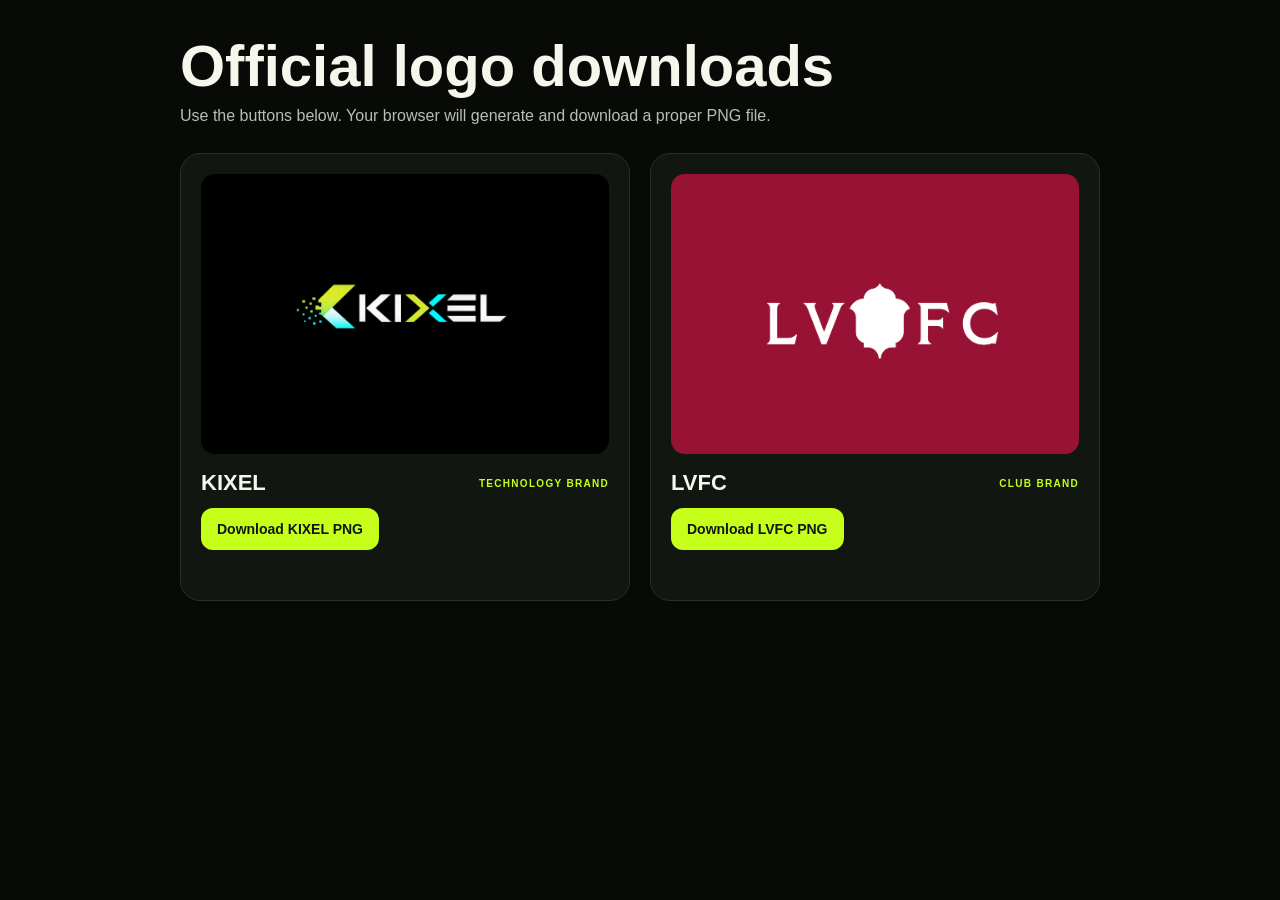
<file: download-logos.html>
<!doctype html>
<html lang="en">
<head>
<meta charset="utf-8">
<meta name="viewport" content="width=device-width,initial-scale=1">
<title>LVFC & KIXEL Logo Downloads</title>
<style>
:root{color-scheme:dark}*{box-sizing:border-box}body{margin:0;background:#080a08;color:#f5f6ec;font-family:Arial,Helvetica,sans-serif;min-height:100vh;padding:32px 18px}.wrap{width:min(920px,100%);margin:auto}h1{font-size:clamp(30px,6vw,58px);margin:0 0 8px}p{color:#b8beb5;margin:0 0 28px}.grid{display:grid;gap:20px}.card{background:#111710;border:1px solid #283126;border-radius:20px;padding:20px}.preview{height:240px;border-radius:14px;background:#000;display:flex;align-items:center;justify-content:center;padding:25px;overflow:hidden}.preview.light{background:#971234}.preview img{display:block;max-width:100%;max-height:100%;object-fit:contain}.title{display:flex;justify-content:space-between;align-items:center;gap:12px;margin:16px 0 12px}.title h2{margin:0;font-size:22px}.badge{font-size:10px;letter-spacing:.13em;font-weight:900;color:#c6ff1a}.buttons{display:flex;flex-wrap:wrap;gap:10px}button,a.button{appearance:none;border:0;border-radius:12px;padding:13px 16px;background:#c6ff1a;color:#111710;font-weight:900;cursor:pointer;text-decoration:none;font-size:14px}.secondary{background:#f5f6ec!important}.status{min-height:20px;color:#45cfff;margin-top:10px;font-size:13px}@media(min-width:760px){.grid{grid-template-columns:1fr 1fr}.preview{height:280px}}
</style>
</head>
<body>
<main class="wrap">
<h1>Official logo downloads</h1>
<p>Use the buttons below. Your browser will generate and download a proper PNG file.</p>
<section class="grid">
<article class="card">
<div class="preview"><img id="kixelPreview" src="./kixel-logo.png?v=uploaded-logos1" alt="KIXEL logo"></div>
<div class="title"><h2>KIXEL</h2><span class="badge">TECHNOLOGY BRAND</span></div>
<div class="buttons"><a class="button" href="./kixel-logo.png?v=uploaded-logos1" download="KIXEL_Logo.png">Download KIXEL PNG</a></div>
<div class="status" id="kixelStatus"></div>
</article>
<article class="card">
<div class="preview light"><img id="lvfcPreview" src="./lvfc-logo.png?v=uploaded-logos1" alt="LVFC logo"></div>
<div class="title"><h2>LVFC</h2><span class="badge">CLUB BRAND</span></div>
<div class="buttons"><a class="button" href="./lvfc-logo.png?v=uploaded-logos1" download="LVFC_Logo.png">Download LVFC PNG</a></div>
<div class="status" id="lvfcStatus"></div>
</article>
</section>
</main>
<script>
async function downloadPng(button){
 const status=button.closest('.card').querySelector('.status');
 status.textContent='Preparing PNG…'; button.disabled=true;
 try{
  const response=await fetch(button.dataset.svg,{cache:'no-store'});
  if(!response.ok) throw new Error('Could not load logo');
  const svgText=await response.text();
  const parser=new DOMParser();
  const svgDoc=parser.parseFromString(svgText,'image/svg+xml');
  const svg=svgDoc.documentElement;
  const viewBox=(svg.getAttribute('viewBox')||'0 0 1600 600').split(/\s+/).map(Number);
  const ratio=viewBox[3]/viewBox[2];
  const width=Number(button.dataset.width)||1600;
  const height=Math.round(width*ratio);
  const blob=new Blob([svgText],{type:'image/svg+xml'});
  const url=URL.createObjectURL(blob);
  const image=new Image();
  await new Promise((resolve,reject)=>{image.onload=resolve;image.onerror=reject;image.src=url});
  const canvas=document.createElement('canvas'); canvas.width=width; canvas.height=height;
  const context=canvas.getContext('2d'); context.clearRect(0,0,width,height); context.drawImage(image,0,0,width,height);
  URL.revokeObjectURL(url);
  const png=await new Promise(resolve=>canvas.toBlob(resolve,'image/png',1));
  if(!png) throw new Error('PNG conversion failed');
  const pngUrl=URL.createObjectURL(png);
  const link=document.createElement('a'); link.href=pngUrl; link.download=button.dataset.name; document.body.appendChild(link); link.click(); link.remove();
  setTimeout(()=>URL.revokeObjectURL(pngUrl),1500);
  status.textContent='Downloaded successfully.';
 }catch(error){status.textContent='Download failed: '+error.message;}
 finally{button.disabled=false;}
}
document.addEventListener('click',event=>{const button=event.target.closest('button[data-svg]');if(button)downloadPng(button)});
</script>
</body>
</html>
</file>
